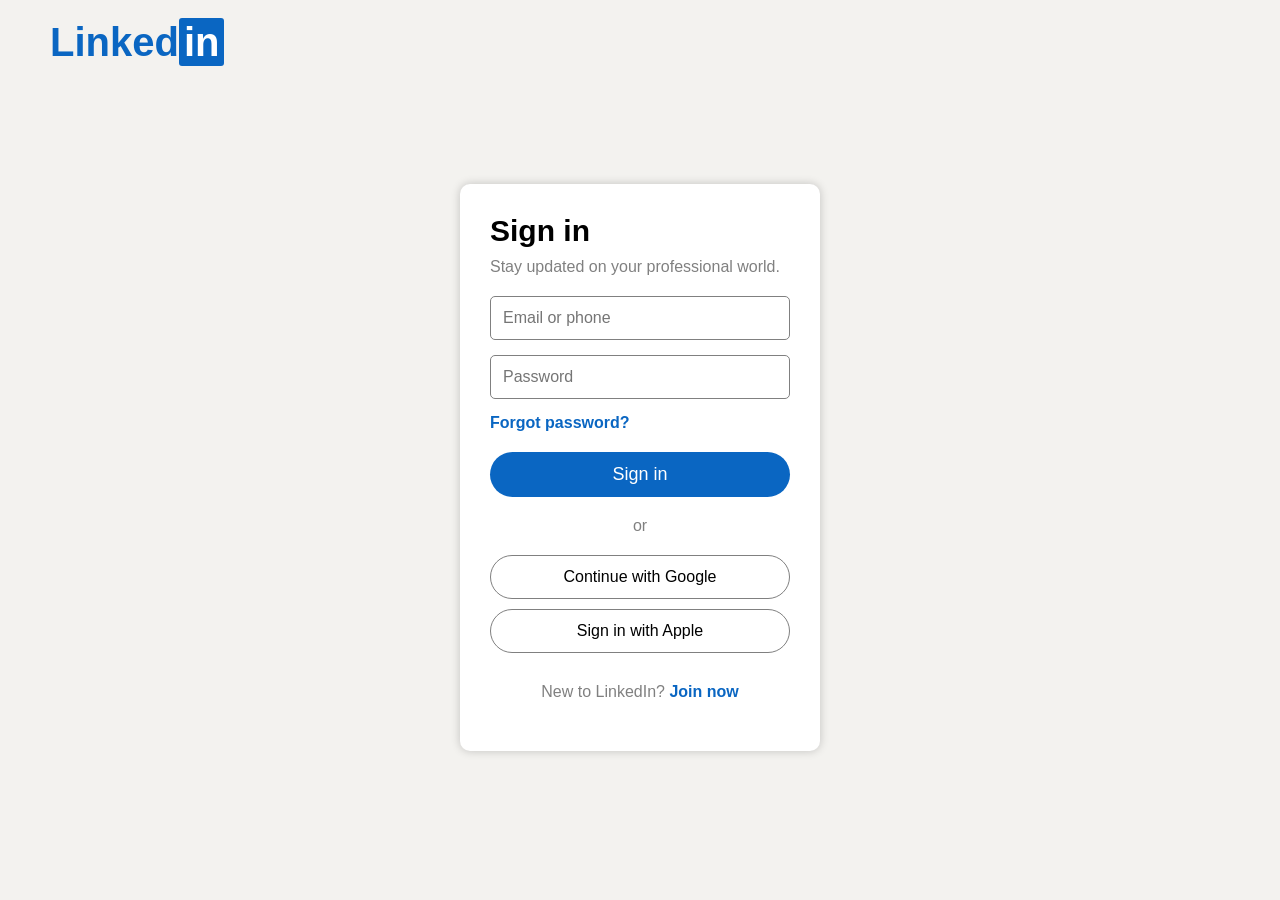
<file: index.html>
<!DOCTYPE html>
<html>
<head>
    <title>LinkedIn Login</title>
    <link rel="stylesheet" href="style.css">
</head>
<body>

<div class="logo">
    <h1>Linked<span>in</span></h1>
</div>

<div class="container">
    <div class="login-box">
        <h2>Sign in</h2>
        <p>Stay updated on your professional world.</p>

        <input type="text" placeholder="Email or phone">

        <input type="password" placeholder="Password">

        <a href="#">Forgot password?</a>

        <button class="signin">Sign in</button>

        <div class="or">or</div>

        <button class="google">Continue with Google</button>

        <button class="apple">Sign in with Apple</button>

        <p class="join">
            New to LinkedIn?
            <a href="#">Join now</a>
        </p>
    </div>
</div>

</body>
</html>
</file>
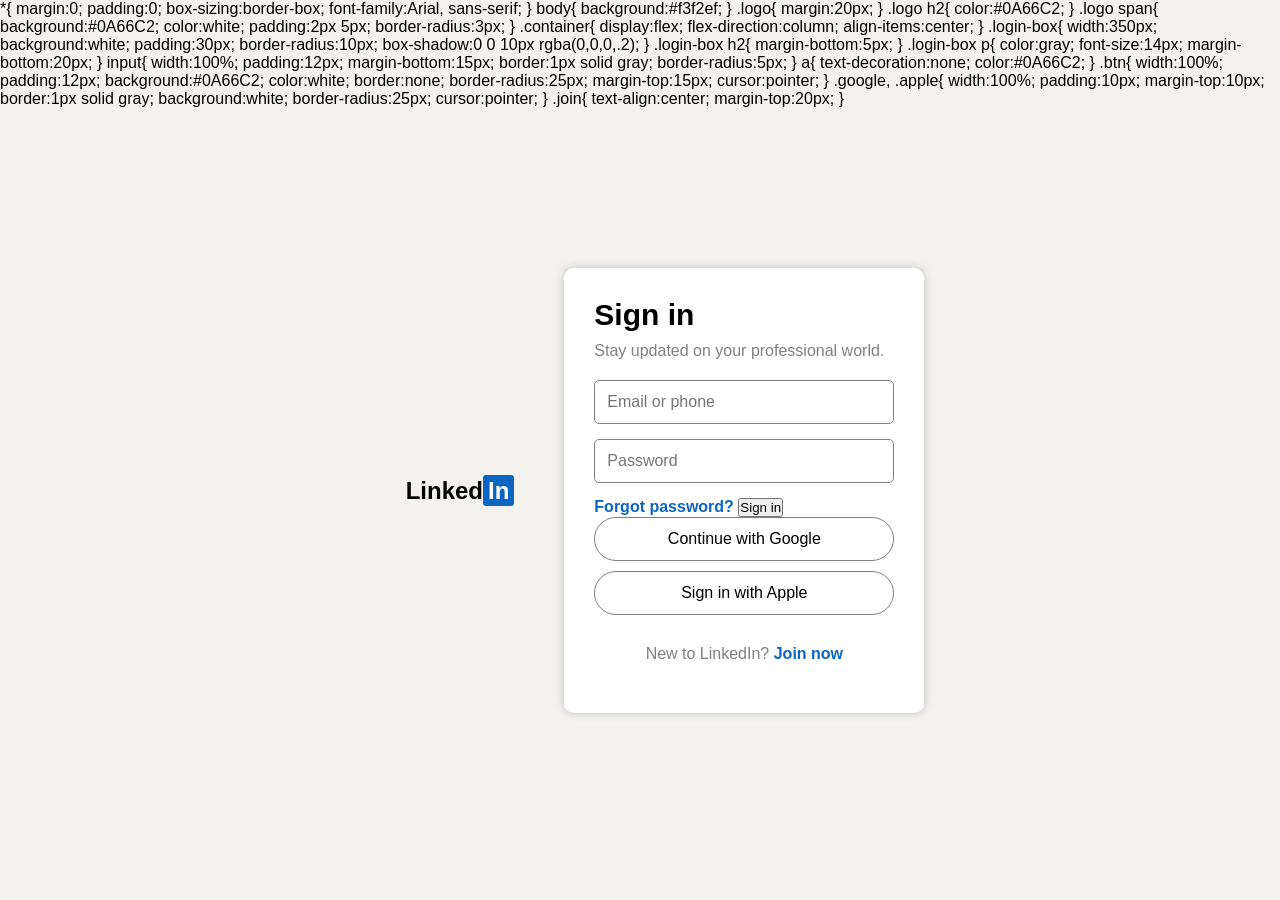
<file: Assignment no 1.html>
<!DOCTYPE html>
<html>
<head>
<title>LinkedIn Login</title>
<link rel="stylesheet" href="style.css">
*{
    margin:0;
    padding:0;
    box-sizing:border-box;
    font-family:Arial, sans-serif;
}


body{
    background:#f3f2ef;
}

.logo{
    margin:20px;
}

.logo h2{
    color:#0A66C2;
}

.logo span{
    background:#0A66C2;
    color:white;
    padding:2px 5px;
    border-radius:3px;
}

.container{
    display:flex;
    flex-direction:column;
    align-items:center;
}

.login-box{
    width:350px;
    background:white;
    padding:30px;
    border-radius:10px;
    box-shadow:0 0 10px rgba(0,0,0,.2);
}

.login-box h2{
    margin-bottom:5px;
}

.login-box p{
    color:gray;
    font-size:14px;
    margin-bottom:20px;
}

input{
    width:100%;
    padding:12px;
    margin-bottom:15px;
    border:1px solid gray;
    border-radius:5px;
}

a{
    text-decoration:none;
    color:#0A66C2;
}

.btn{
    width:100%;
    padding:12px;
    background:#0A66C2;
    color:white;
    border:none;
    border-radius:25px;
    margin-top:15px;
    cursor:pointer;
}

.google,
.apple{
    width:100%;
    padding:10px;
    margin-top:10px;
    border:1px solid gray;
    background:white;
    border-radius:25px;
    cursor:pointer;
}

.join{
    text-align:center;
    margin-top:20px;
}
</head>
<body>

<div class="container">
    <div class="logo">
        <h2>Linked<span>In</span></h2>
    </div>

    <div class="login-box">
        <h2>Sign in</h2>
        <p>Stay updated on your professional world.</p>

        <input type="text" placeholder="Email or phone">
        <input type="password" placeholder="Password">

        <a href="#">Forgot password?</a>

        <button class="btn">Sign in</button>

        <button class="google">Continue with Google</button>

        <button class="apple">Sign in with Apple</button>

        <p class="join">New to LinkedIn? <a href="#">Join now</a></p>
    </div>
</div>
</body>
</html>
</file>
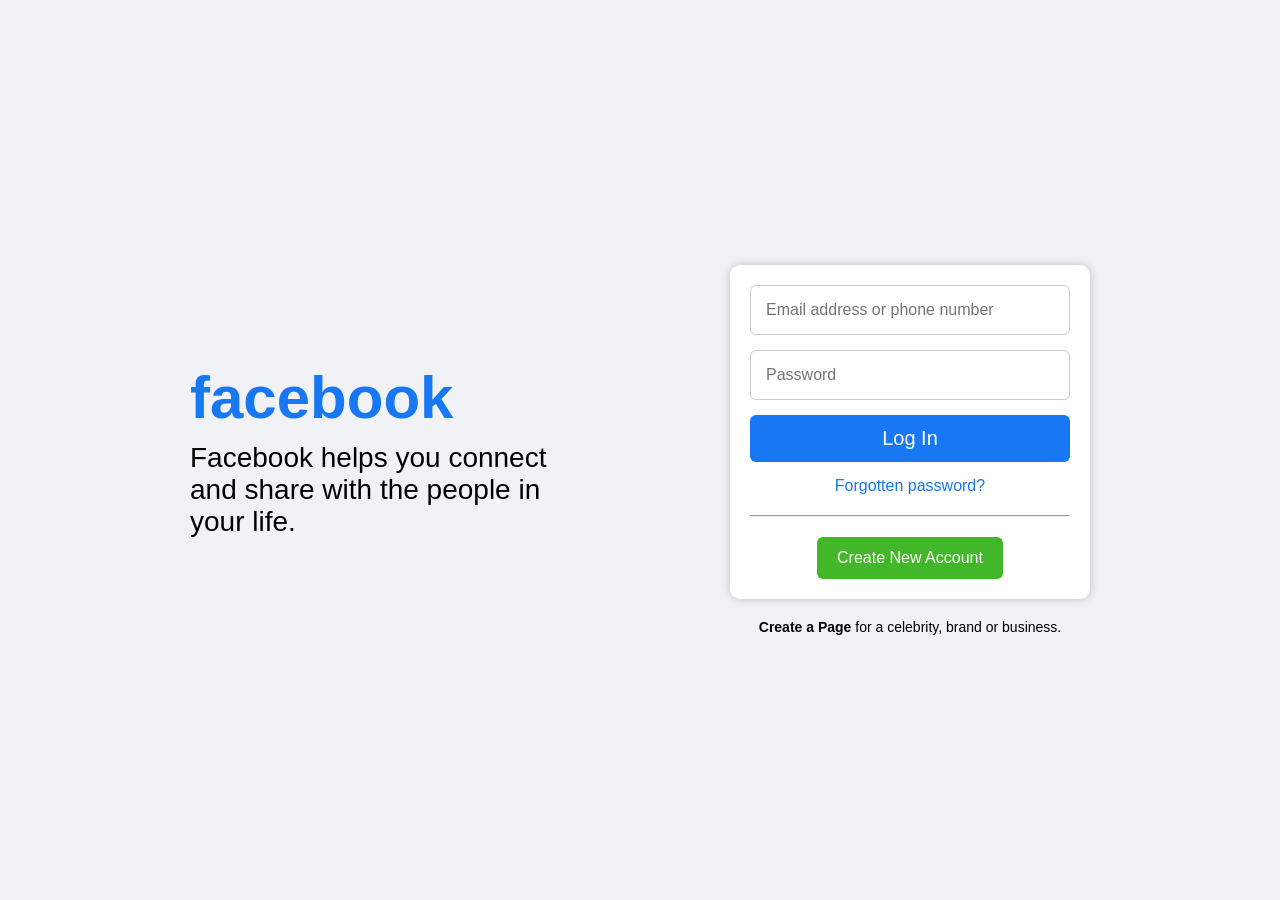
<file: Assignment no 2.html>
<!DOCTYPE html>
<html>
<head>
<title>Facebook Login</title>

<style>
*{
margin:0;
padding:0;
box-sizing:border-box;
font-family:Arial,sans-serif;
}

body{
background:#f0f2f5;
display:flex;
justify-content:center;
align-items:center;
height:100vh;
}

.container{
display:flex;
justify-content:space-between;
align-items:center;
width:900px;
}

.left{
width:45%;
}

.left h1{
color:#1877f2;
font-size:60px;
margin-bottom:10px;
}

.left p{
font-size:28px;
}

.right{
width:40%;
}

.login{
background:#fff;
padding:20px;
border-radius:10px;
box-shadow:0 0 10px rgba(0,0,0,0.2);
}

input{
width:100%;
padding:15px;
margin-bottom:15px;
border:1px solid #ccc;
border-radius:6px;
font-size:16px;
}

.btn1{
width:100%;
padding:12px;
background:#1877f2;
color:white;
border:none;
border-radius:6px;
font-size:20px;
cursor:pointer;
}

a{
display:block;
text-align:center;
margin:15px 0;
text-decoration:none;
color:#1877f2;
}

hr{
margin:20px 0;
}

.btn2{
display:block;
margin:auto;
padding:12px 20px;
background:#42b72a;
color:white;
border:none;
border-radius:6px;
font-size:16px;
cursor:pointer;
}

.page{
text-align:center;
margin-top:20px;
font-size:14px;
}
</style>

</head>
<body>

<div class="container">

<div class="left">
<h1>facebook</h1>
<p>Facebook helps you connect and share with the people in your life.</p>
</div>

<div class="right">
<div class="login">

<input type="text" placeholder="Email address or phone number">

<input type="password" placeholder="Password">

<button class="btn1">Log In</button>

<a href="#">Forgotten password?</a>

<hr>

<button class="btn2">Create New Account</button>

</div>

<p class="page"><b>Create a Page</b> for a celebrity, brand or business.</p>

</div>

</div>

</body>
</html>
</file>
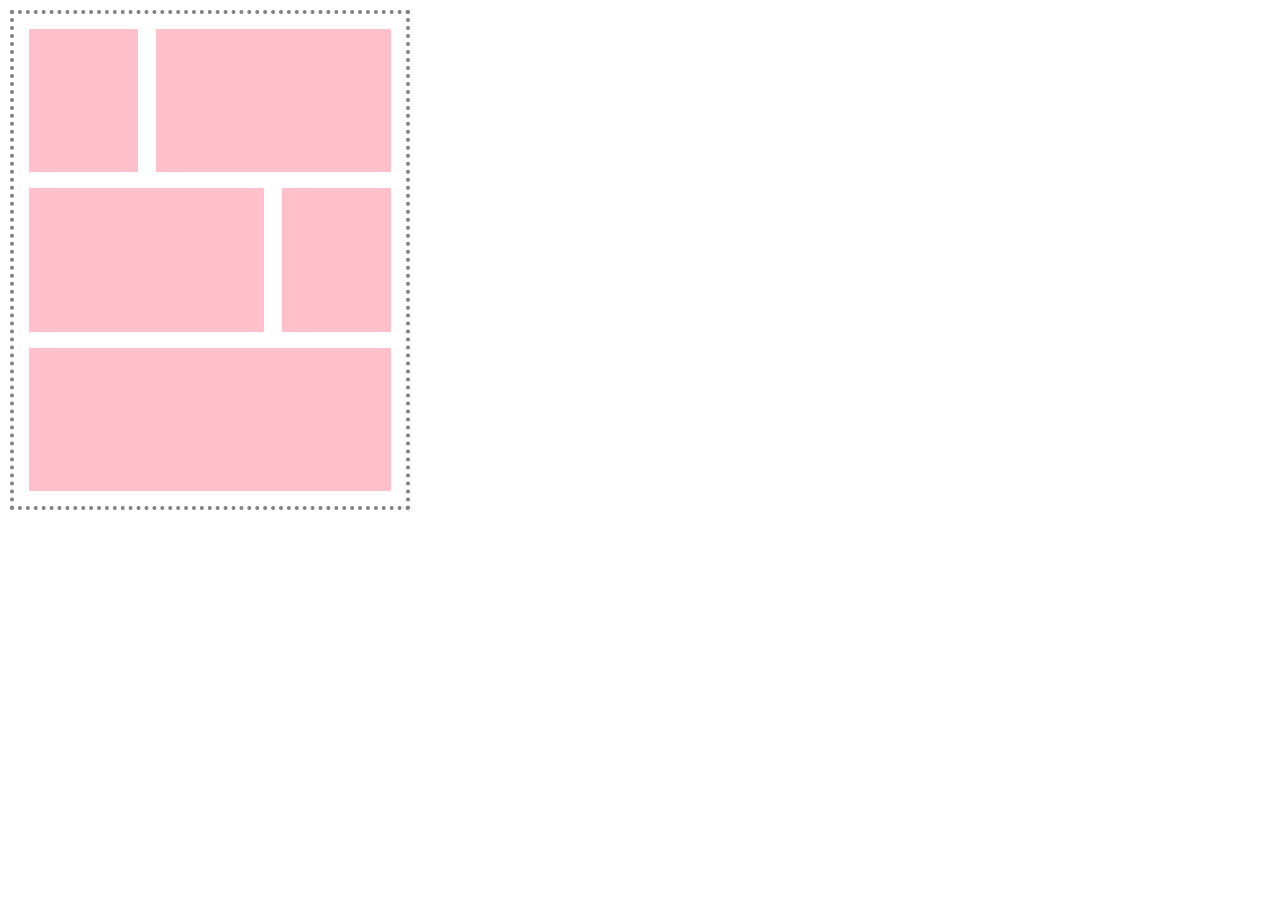
<file: box.html>
<!DOCTYPE html>
<html>
<head>
	<meta charset="utf-8">
	<meta name="viewport" content="width=device-width, initial-scale=1">
	<title>div</title>
	 <style>
	 	*{
	 		padding: 0;
	 		margin: 0;
	 		box-sizing: border-box;
	 	}
	 	#parent{
	 		height: 500px;
	 		width: 400px;
	 		border: 4px dotted gray;
	 		padding: 15px;
	 		margin: 10px;
	 		display: flex;
	 		flex-direction: column;
	 		justify-content: space-between;
	 	}

	 	#block1{
	 		width:100%;
	 		height:31%;
	 		display: flex;
	 		justify-content: space-between;
	 	}

	 	#box1{
	 		height:100%;
	 		width:30%;
	 		background-color: pink;

	 	}
	 	#box2{
	 		height: 100%;
	 		width: 65%;
	 		background-color: pink;

	 	}
	 	#block2{
	 		width:100%;
	 		height:31%;
	 		display: flex;
	 		justify-content: space-between;
	 	}

	 	#box3{
	 		height: 100%;
	 		width: 65%;
	 		background-color: pink;

	 	}
	 	#box4{
	 		height: 100%;
	 		width: 30%;
	 		background-color: pink;

	 	}
	 	#block3{
	 		width:100%;
	 		height:31%;
	 		display: flex;
	 		justify-content: space-between;
	 	}
        
	 	
	 	#box5{
	 		height: 100%;
	 		width: 100%;
	 		background-color: pink;

	 	}



	 </style>
</head>
<body>
	<div id="parent">
		<div id="block1">
			<div id="box1"></div>
			<div id="box2"></div>
			
		</div>
		<div id="block2">
			<div id="box3"></div>
			<div id="box4"></div>
			
		</div>
		<div id="block3">
			<div id="box5"></div>
		</div>

	</div>

</body>
</html>
</file>
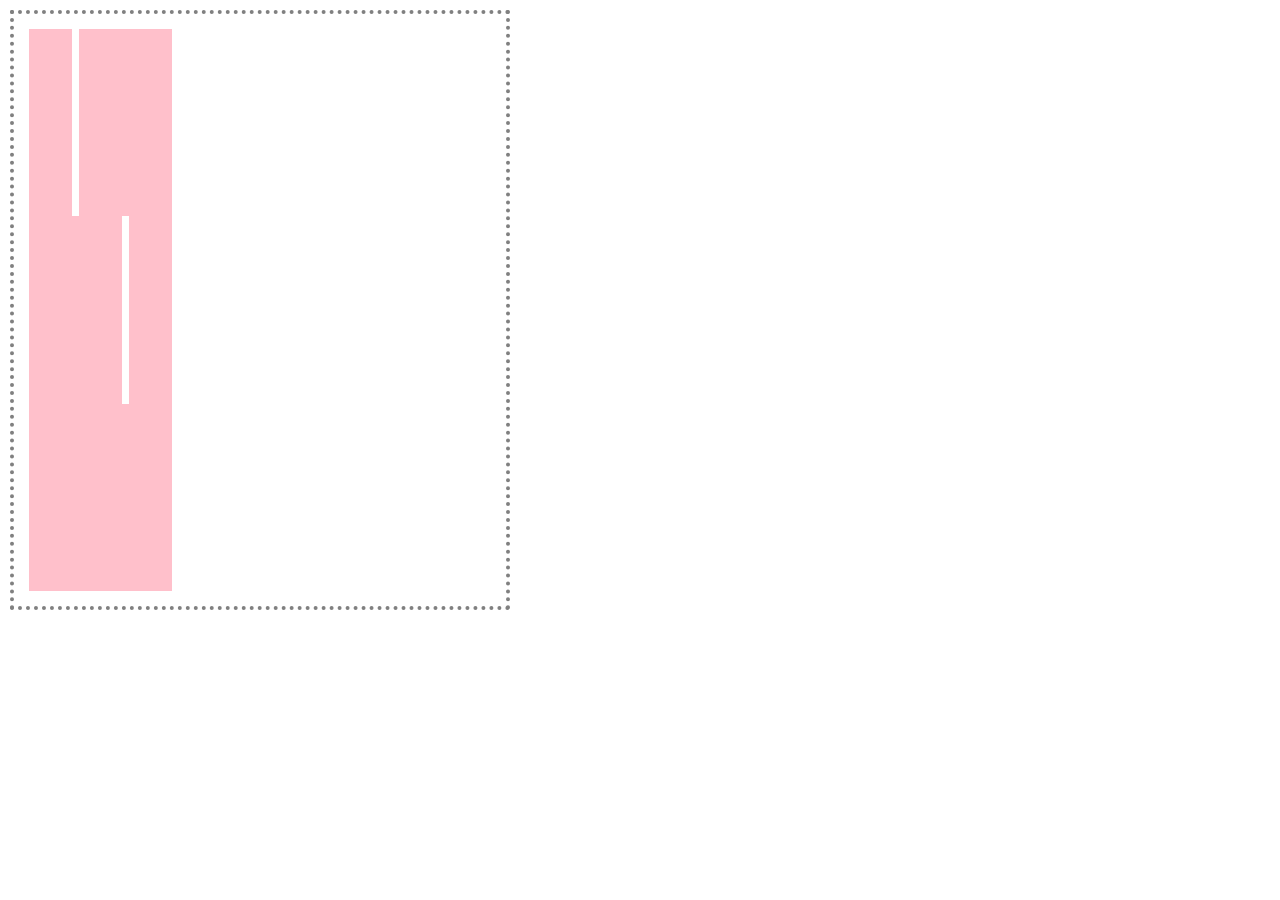
<file: chatgpt Assignment 3.html>
<!DOCTYPE html>
<html>
<head>
	<meta charset="utf-8">
	<meta name="viewport" content="width=device-width, initial-scale=1">
	<title>div</title>
	 <style>
	 	*{
	 		padding: 0;
	 		margin: 0;
	 		box-sizing: border-box;
	 	}
	 	#parent{
	 		height: 600px;
	 		width: 500px;
	 		border: 4px dotted gray;
	 		padding: 15px;
	 		margin: 10px;
	 		display: flex;
	 		flex-direction: column;
	 		justify-content: space-between;
	 	}

	 	#block1,
	 	#block2,
	 	#block3{
	 		width:31%;
	 		height:100%;
	 		display: flex;
	 		justify-content: space-between;
	 	}

	 	#box1{
	 		height:100%;
	 		width:30%;
	 		background-color: pink;

	 	}
	 	#box2{
	 		height: 100%;
	 		width: 65%;
	 		background-color: pink;

	 	}

	 	#box3{
	 		height: 100%;
	 		width: 65%;
	 		background-color: pink;

	 	}
	 	#box4{
	 		height: 100%;
	 		width: 30%;
	 		background-color: pink;

	 	}
        
	 	
	 	#box5{
	 		height: 100%;
	 		width: 100%;
	 		background-color: pink;

	 	}



	 </style>
</head>
<body>
	<div id="parent">
		<div id="block1">
			<div id="box1"></div>
			<div id="box2"></div>
			
		</div>
		<div id="block2">
			<div id="box3"></div>
			<div id="box4"></div>
			
		</div>
		<div id="block3">
			<div id="box5"></div>
		</div>

	</div>

</body>
</html>
</file>
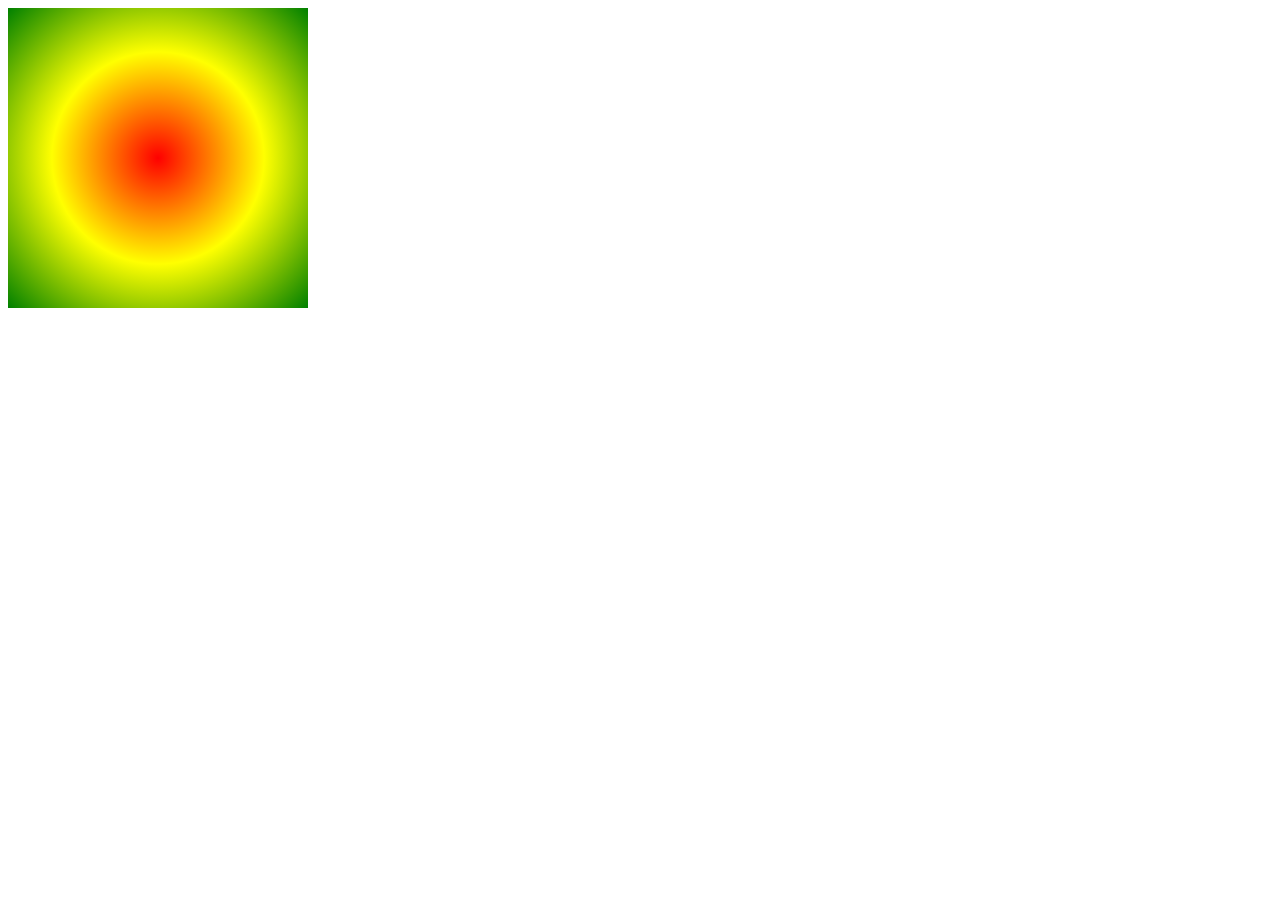
<file: css practice .html>
<!DOCTYPE html>
<html>
<head>
	<meta charset="utf-8">
	<meta name="viewport" content="width=device-width, initial-scale=1">
	<title></title>
	<style>
		div{
			height: 300px;
			width: 300px;
			background: linear-gradient( to left, red, orange);/* */
			background: linear-gradient( 45deg red, orange); /* */
			
			background: linear-gradient(to bottom, blue, green , red ,yellow);/* */
			background: radial-gradient(red ,yellow,green);
		}
		
		
	</style>
</head>
<body>
	<div>
		
	</div>

</body>
</html>
</file>
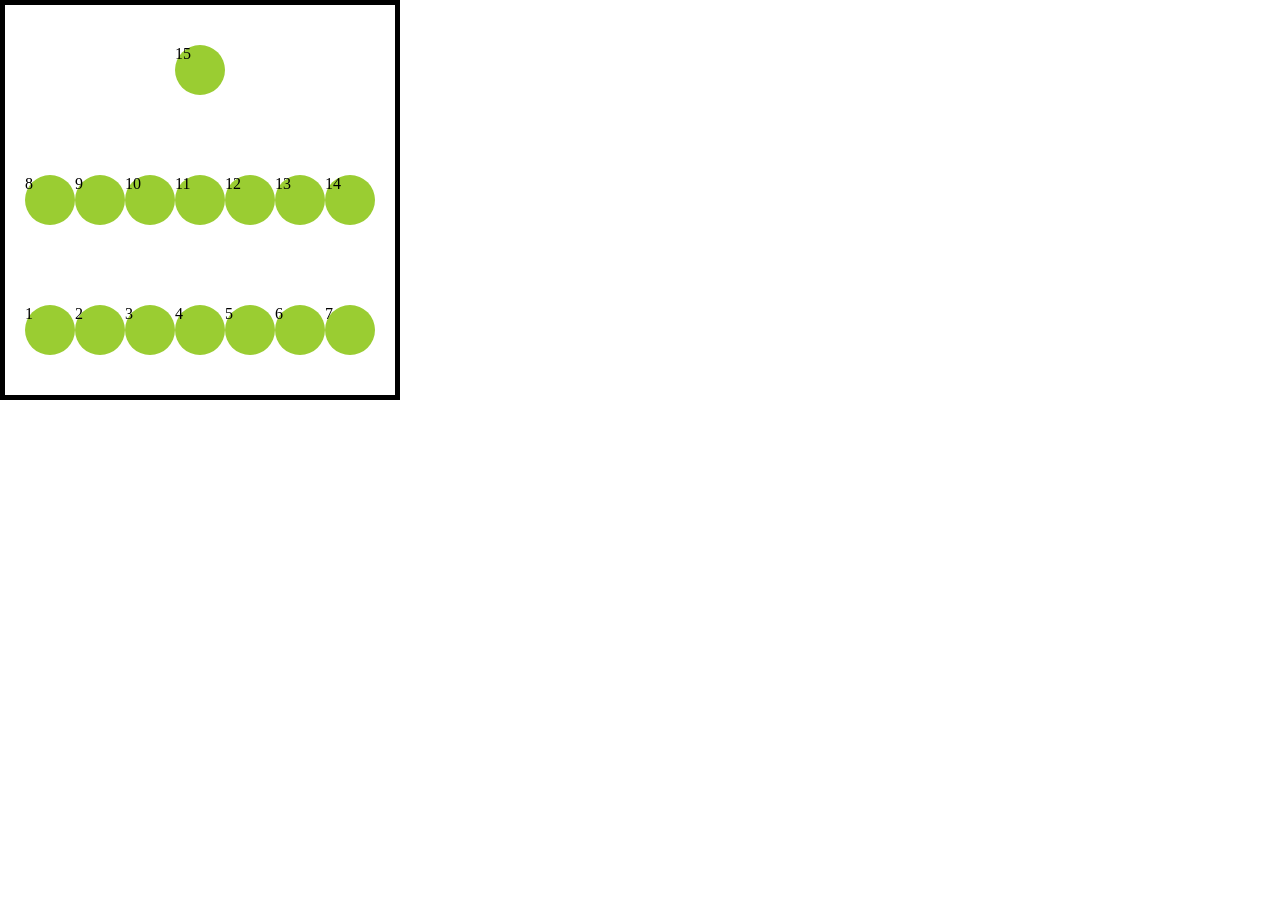
<file: flexbox.html>
<!DOCTYPE html>
<html>
<head>
	<meta charset="utf-8">
	<meta name="viewport" content="width=device-width, initial-scale=1">
	<title>document</title>
	<style>

		*{
			padding: 0;
			margin: 0;
			box-sizing: border-box;

		}

		#parent{
			height: 400px;
			width: 400px;
			border: 5px solid black;
			display: flex;
			justify-content:center; /* center , space-between  space-around space-evenly*/
			align-items: center;
			  /*gap: 20px;
			  /*align-items: flex-start;
			   /*flex-direction:column; /*  column, row ,row-revers */
            flex-wrap:wrap-reverse;
		}

		#parent div{
			height: 50px;
			width: 50px;
			border-radius: 50%;
			background-color:yellowgreen;

		}
	</style>
</head>
<body>
	<div id="parent">
		<div>1</div>
		<div>2</div>
		<div>3</div>
		<div>4</div>
		<div>5</div>
		<div>6</div>
		<div>7</div>
		<div>8</div>
		<div>9</div>
		<div>10</div>
		<div>11</div>
		<div>12</div>
		<div>13</div>
		<div>14</div>
		<div>15</div>


	</div>

</body>
</html>
</file>
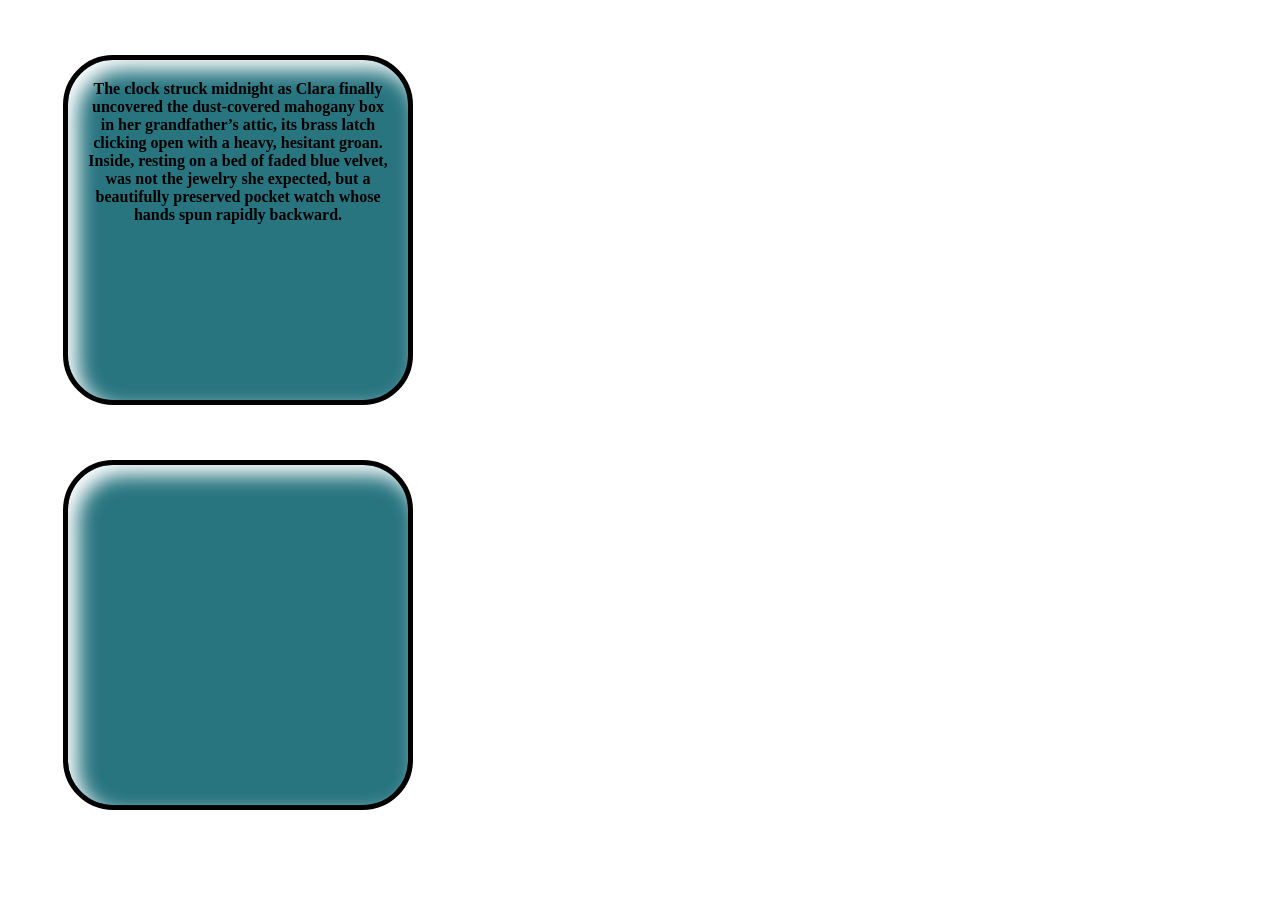
<file: practice css date 28.html>
<!DOCTYPE html>
<html leng="eg">
<head>
	<meta charset="utf-8">
	<meta name="viewport" content="width=device-width, initial-scale=1">
	<title></title>
	<style>
		#box{

			height: 300px;
			width: 300px;
			/* background-color: rgba(125,215 ,255, 0.9); /* egb,rgba */

			background-color:#287580 ;
			border: 5px solid black; /*solid ,double,dotted, dashed, solid ridge */
			border-radius: 50px;
			box-shadow: inset 10px 10px 20px white;
            margin-left: 55px;
            margin-top: 55px;
            padding: 20px;
            box-sizing:20px ;
            transform: border-box;
            text-align:center;
            font-weight: bold;
            color: black;

		}

		#box1{

			height: 300px;
			width: 300px;
			/* background-color: rgba(125,215 ,255, 0.9); /* egb,rgba */

			background-color:#287580 ;
			border: 5px solid black; /*solid ,double,dotted, dashed, solid ridge */
			border-radius: 50px;
			box-shadow: inset 10px 10px 20px white;
            margin-left: 55px;
            margin-top: 55px;
            padding: 20px;
            box-sizing:20px ;
            transform: border-box;
            text-align:center;
            font-weight: bold;
            color: black;

		}
	</style>
</head>
<body>
<div id="box">The clock struck midnight as Clara finally uncovered the dust-covered mahogany box in her grandfather’s attic, its brass latch clicking open with a heavy, hesitant groan. Inside, resting on a bed of faded blue velvet, was not the jewelry she expected, but a beautifully preserved pocket watch whose hands spun rapidly backward. 

</div>
<div id="box1">
	
</div>
</file>
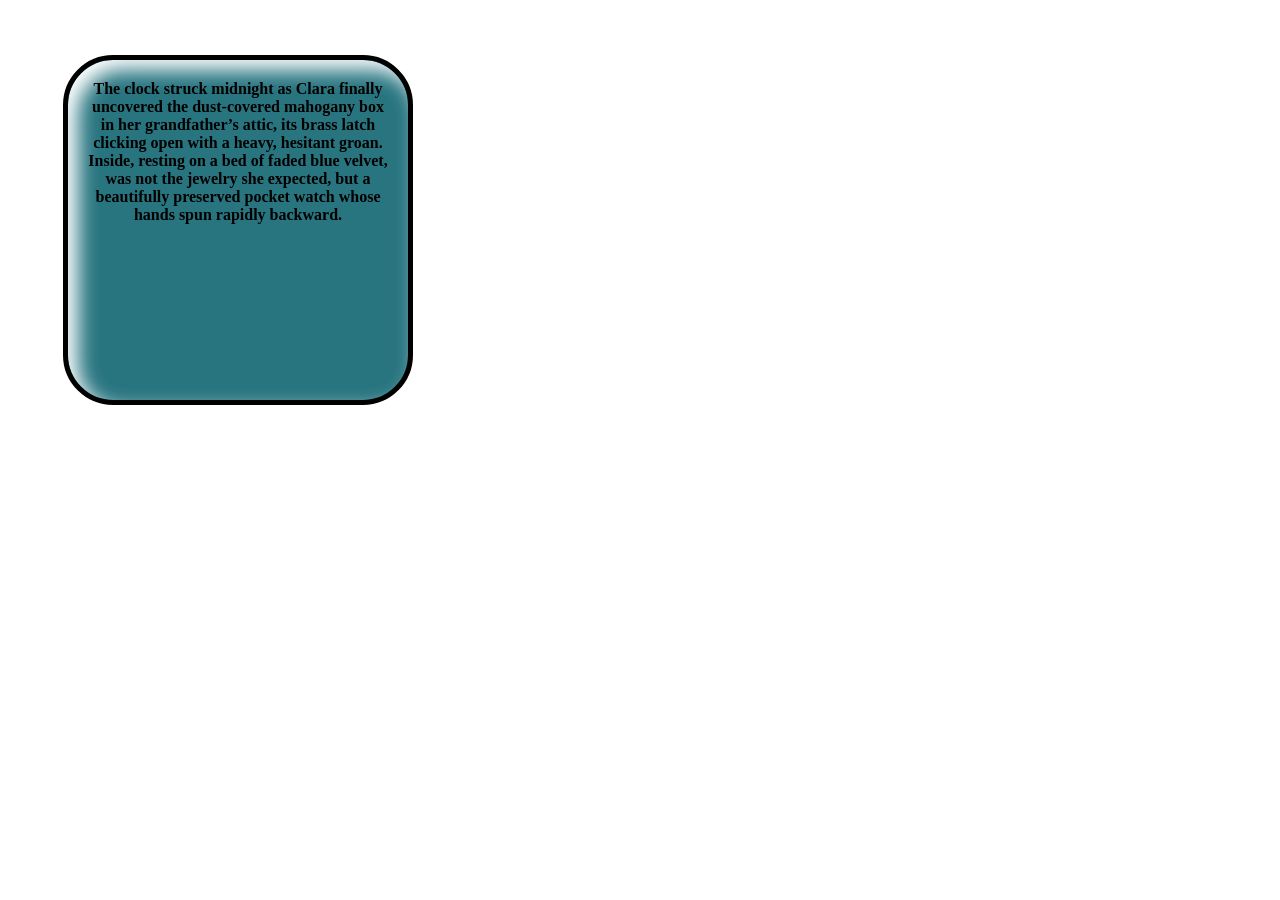
<file: practice date 27 .html>
<!DOCTYPE html>
<html leng="eg">
<head>
	<meta charset="utf-8">
	<meta name="viewport" content="width=device-width, initial-scale=1">
	<title></title>
	<style>
		#box{

			height: 300px;
			width: 300px;
			/* background-color: rgba(125,215 ,255, 0.9); /* egb,rgba */

			background-color:#287580 ;
			border: 5px solid black; /*solid ,double,dotted, dashed, solid ridge */
			border-radius: 50px;
			box-shadow: inset 10px 10px 20px white;
            margin-left: 55px;
            margin-top: 55px;
            padding: 20px;
            box-sizing:20px ;
            transform: border-box;
            text-align:center;
            font-weight: bold;
            color: black;

		}
	</style>
</head>
<body>
<div id="box">The clock struck midnight as Clara finally uncovered the dust-covered mahogany box in her grandfather’s attic, its brass latch clicking open with a heavy, hesitant groan. Inside, resting on a bed of faded blue velvet, was not the jewelry she expected, but a beautifully preserved pocket watch whose hands spun rapidly backward. 

</div>
</file>
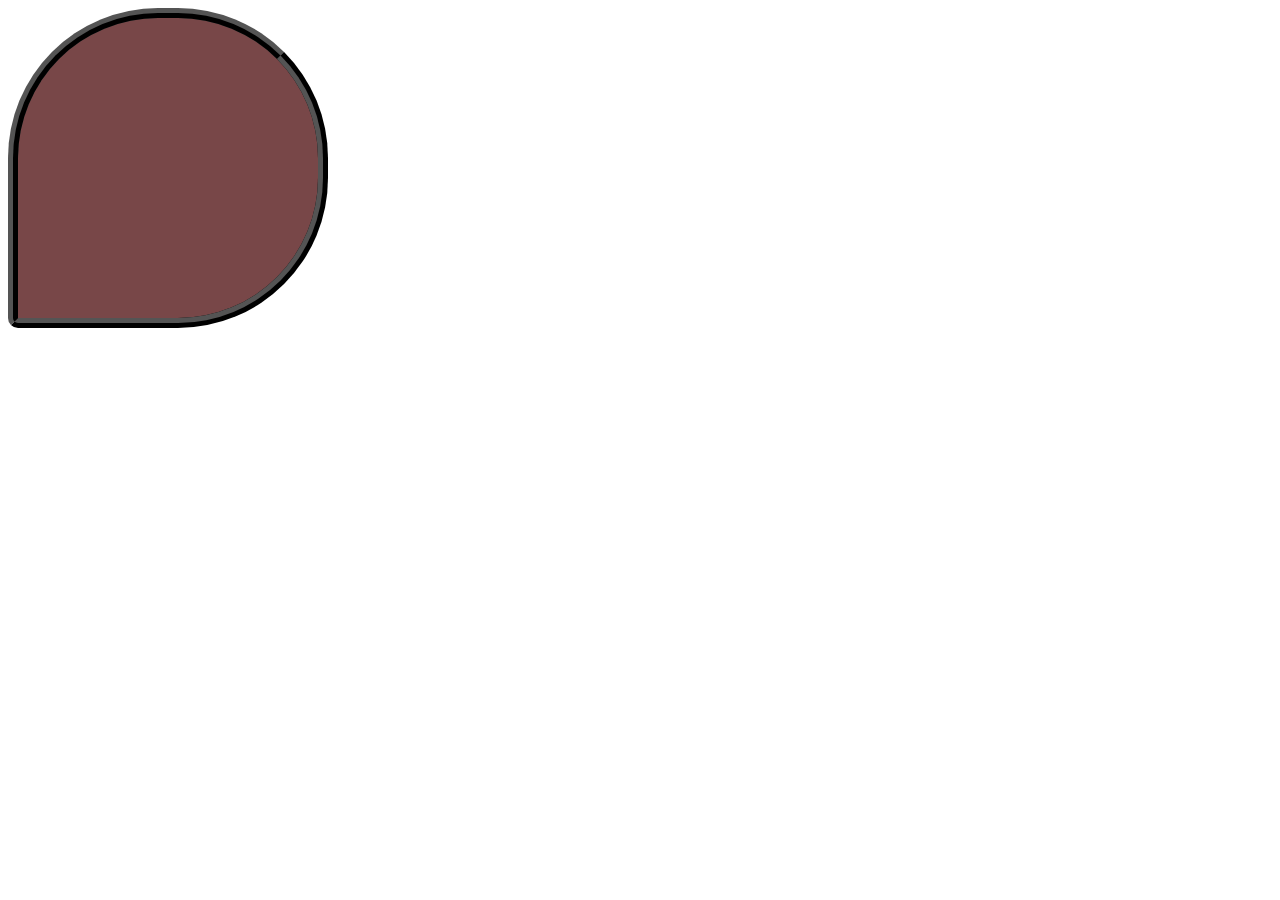
<file: practice date 27.html>
<!DOCTYPE html>
<html>
<head>
	<meta charset="utf-8">
	<meta name="viewport" content="width=device-width, initial-scale=1">
	<title></title>
	<style>
		#box{
			height: 300px;
			width: 300px;
			/* background-color: rgba(125,215 ,255, 0.9); /* egb,rgba */

			background-color:#784748 ;
			border: 10px ridge black; /*solid , double,dotted, dashed, solid ridge */
			

            border-bottom-right-radius: 150px;
            border-bottom-left-radius: 10px;
            border-top-right-radius: 150px;
            border-top-left-radius: 150px;
		}
	</style>
</head>
<body>
<div id="box">
	
</div>
</body>
</html>
</file>
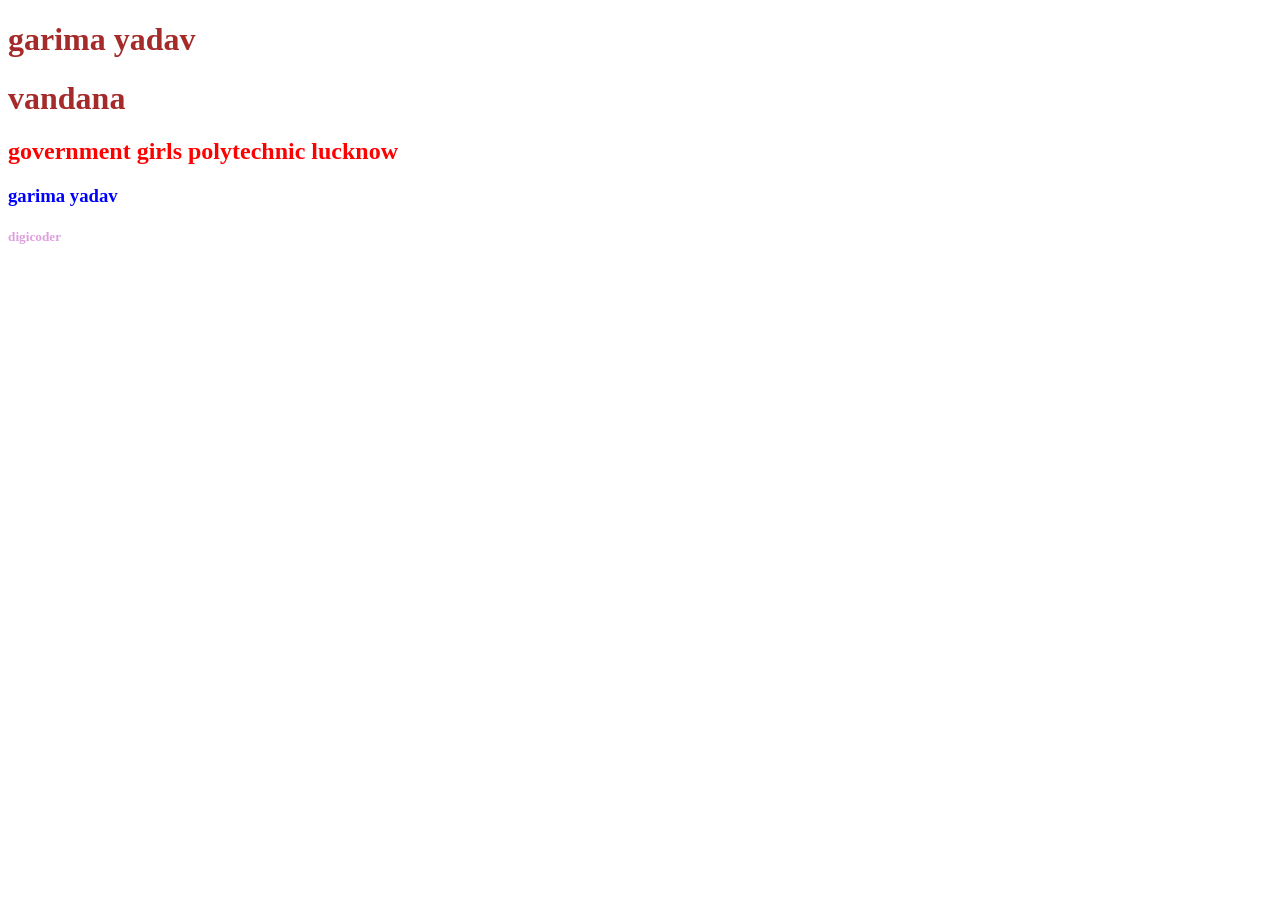
<file: practics css.html>
<!DOCTYPE html>
<html>
<head>
	<meta charset="utf-8">
	<meta name="viewport" content="width=device-width, initial-scale=1">
	<title>Document</title>
	<style>
		h1{
			color:brown;
		}
		#ggpl{
			color: red; /* external css */
		}
		#lucknow{
			color:plum;
		}
	</style>
</head>
<body>
    <!--types of css-->
    <!-- kis jagah coding hoti hai uske uss besis pr 3 type ki css hai-->
    <!--interenal,inline,external-->
    <h1>garima yadav</h1>
    <h1>vandana </h1>
    <h2 id="ggpl">government girls polytechnic lucknow</h2>
    <h3 style="color: blue;">garima yadav</h3> 
    <h5 id="lucknow">digicoder</h5>
     
</body>
</html>
</file>
<file: style.css>
*{
    margin:0;
    padding:0;
    box-sizing:border-box;
    font-family:Arial,sans-serif;
}

body{
    background:#f3f2ef;
}

.logo{
    margin:20px 50px;
}

.logo h1{
    color:#0a66c2;
    font-size:40px;
}

.logo span{
    background:#0a66c2;
    color:white;
    padding:2px 5px;
    border-radius:3px;
}

.container{
    display:flex;
    justify-content:center;
    align-items:center;
    height:85vh;
}

.login-box{
    width:360px;
    background:white;
    padding:30px;
    border-radius:10px;
    box-shadow:0 0 10px rgba(0,0,0,0.2);
}

.login-box h2{
    font-size:30px;
    margin-bottom:10px;
}

.login-box p{
    color:gray;
    margin-bottom:20px;
}

input{
    width:100%;
    padding:12px;
    margin-bottom:15px;
    border:1px solid gray;
    border-radius:5px;
    font-size:16px;
}

a{
    text-decoration:none;
    color:#0a66c2;
    font-weight:bold;
}

.signin{
    width:100%;
    padding:12px;
    margin-top:20px;
    background:#0a66c2;
    color:white;
    border:none;
    border-radius:25px;
    font-size:18px;
    cursor:pointer;
}

.or{
    text-align:center;
    margin:20px 0;
    color:gray;
}

.google,.apple{
    width:100%;
    padding:12px;
    margin-bottom:10px;
    border:1px solid gray;
    background:white;
    border-radius:25px;
    font-size:16px;
    cursor:pointer;
}

.join{
    text-align:center;
    margin-top:20px;
}
</file>
